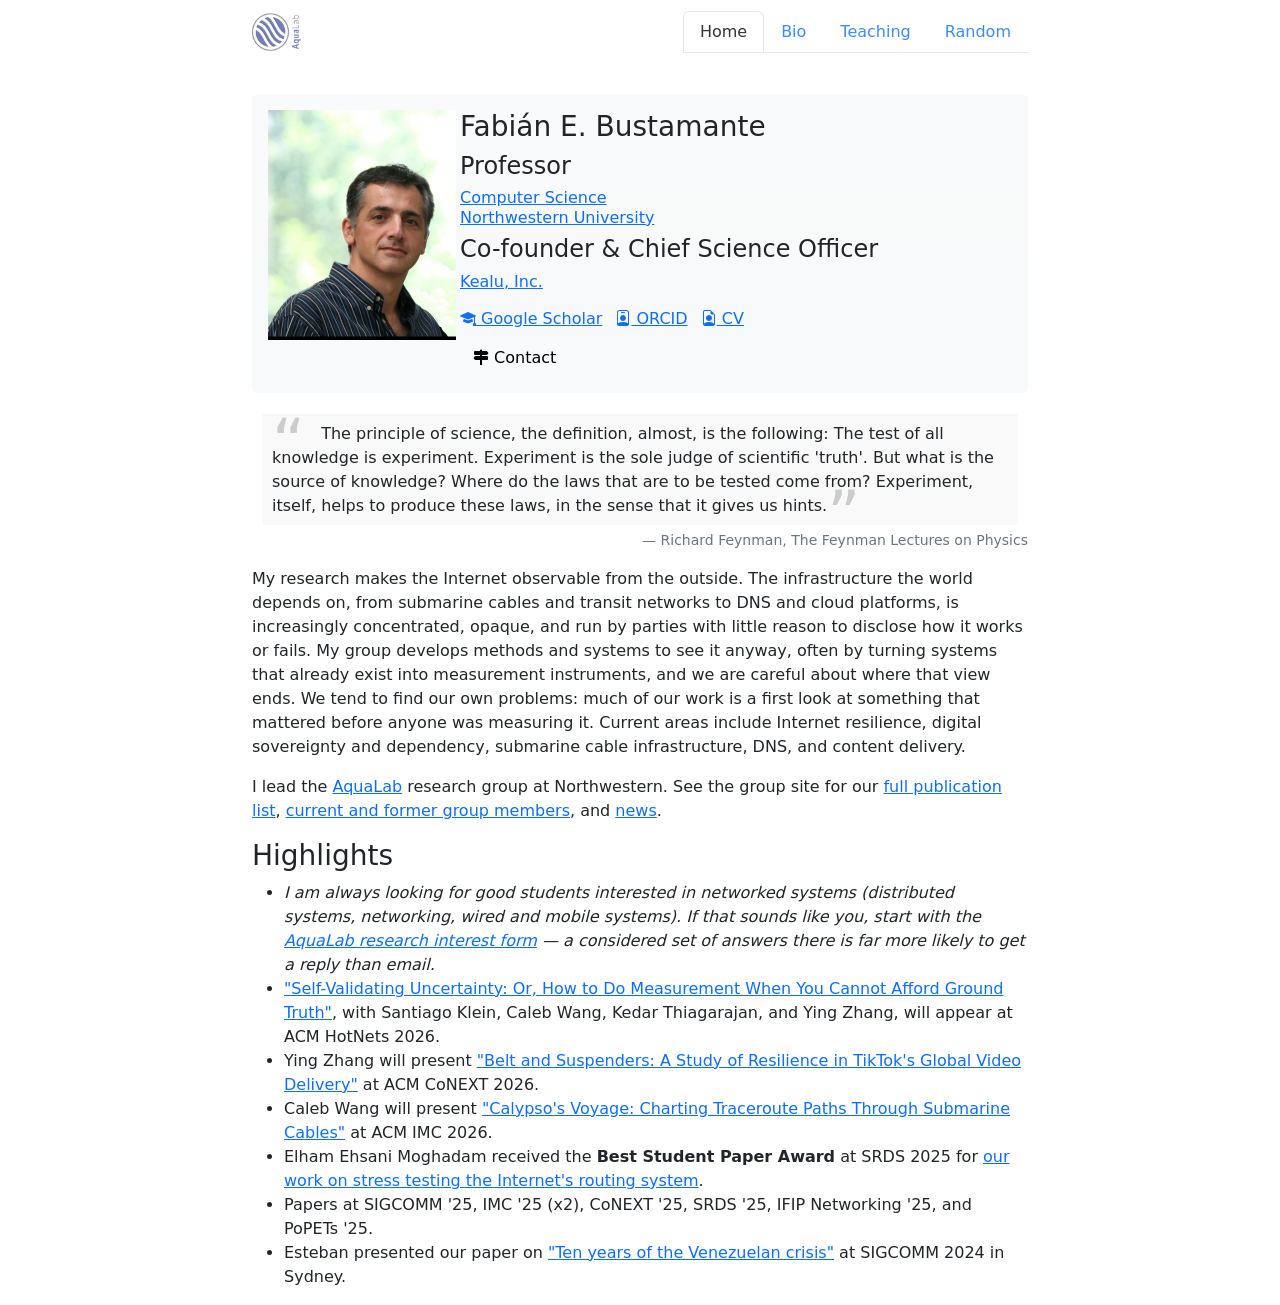
<file: index.html>
<!DOCTYPE html>
<html lang="en">
  <head>
    <meta charset="utf-8">
    <meta name="viewport" content="width=device-width, initial-scale=1">
    <link href="https://cdn.jsdelivr.net/npm/bootstrap@5.2.1/dist/css/bootstrap.min.css" rel="stylesheet">
    <script src="https://cdn.jsdelivr.net/npm/bootstrap@5.2.1/dist/js/bootstrap.bundle.min.js"></script>
    <link rel="stylesheet" href="https://cdn.jsdelivr.net/npm/bootstrap-icons@1.5.0/font/bootstrap-icons.css">
    <link href="css/custom.css" rel="stylesheet">
    <link rel="icon" href="images/AquaLab.ico">
    <title>Fabi&aacute;n E. Bustamante (networking and distributed systems)</title>

    <meta name="description" content="Fabián E. Bustamante is a Professor of Computer Science at Northwestern University whose group makes the Internet observable from the outside — revealing the hidden infrastructure and dependencies behind global connectivity, from submarine cables to DNS, CDNs, and cloud platforms.">
    <link rel="canonical" href="https://fabianeb.github.io/">

    <meta property="og:type" content="profile">
    <meta property="og:site_name" content="Fabián E. Bustamante">
    <meta property="og:title" content="Fabián E. Bustamante">
    <meta property="og:description" content="Professor of Computer Science at Northwestern University. Research on Internet resilience, digital sovereignty, submarine cables, DNS privacy, and content delivery.">
    <meta property="og:url" content="https://fabianeb.github.io/">
    <meta property="og:image" content="https://fabianeb.github.io/FBustamante.jpg">
    <meta property="og:image:alt" content="Fabián E. Bustamante">
    <meta name="twitter:card" content="summary">
</head>

<body>

<nav class="navbar navbar-expand fixed-top navbar-light" role="navigation">
  <div class="container">

    <a class="navbar-brand me-2 flex-shrink-0" href="https://aqualab.cs.northwestern.edu" title="AquaLab">
      <img src="AquaLab6.png"
	   alt="AquaLab" style="width:50px;" class="rounded"></a>

    <div class="nav nav-tabs flex-nowrap overflow-auto" role="tablist" aria-label="Sections">
      <a class="nav-link active" id="tab-home" href="#home" data-bs-toggle="tab" role="tab" aria-controls="home">Home</a>
      <a class="nav-link" id="tab-bio" href="#bio" data-bs-toggle="tab" role="tab" aria-controls="bio">Bio</a>
      <a class="nav-link" id="tab-teaching" href="#teaching" data-bs-toggle="tab" role="tab" aria-controls="teaching">Teaching</a>
      <a class="nav-link" id="tab-random" href="#random" data-bs-toggle="tab" role="tab" aria-controls="random">Random</a>
    </div>
  </div>
</nav>

 <div class="container">
  <div class="mt-4 p-3 bg-light bg-gradient rounded">

    <div class="row">
      <div class="col-sm-3">
        <img src="FBustamante.jpg" alt="Fabian E. Bustamante"
             width="188" height="230">
      </div>

      <div class="col-sm-7">
        <h1 class="h3">Fabi&aacute;n E. Bustamante</h1>

	<h2 class="h4">Professor</h2>
        <p class="h6"><a href="https://www.mccormick.northwestern.edu/eecs/computer-science/">Computer Science</a><br>
	  <a href="https://www.northwestern.edu">Northwestern University</a></p>

	<h2 class="h4">Co-founder &amp; Chief Science Officer</h2>
        <p class="h6"><a href="https://kealu.com">Kealu, Inc.</a></p>

        <div class="mt-3">
          <a href="https://scholar.google.com/citations?user=vg76M1oAAAAJ&hl=en" class="me-2" title="Google Scholar"><span class="bi bi-mortarboard-fill"></span> Google Scholar</a>
          <a href="https://orcid.org/0000-0002-7659-1527" class="me-2" title="ORCID"><span class="bi bi-person-badge"></span> ORCID</a>
          <a href="vita/vita.pdf" class="me-2" title="CV"><span class="bi bi-file-earmark-person"></span> CV</a>
        </div>

        <a class="btn btn-light mt-2" data-bs-toggle="collapse" href="#contact-info" role="button"
           aria-expanded="false" aria-controls="contact-info"><span class="bi bi-signpost-2-fill"></span> Contact</a>
        <div class="collapse" id="contact-info">
          <address>
            <div class="row">
              <div class="col-sm-3">
                <a href="#" onclick="this.href='mailto:' + 'fabianb' + '@' + 'cs.northwestern.edu';"><span class="bi bi-envelope"></span> fabianb@...</a>
              </div>

              <div class="col-sm-6">
                <span class="bi bi-building"></span> S. Mudd, 3509<br>
                2233 Tech Drive, 3rd Floor<br> Evanston, IL USA 60208
              </div>
              <div class="col-sm-3">
                <span class="bi bi-telephone"></span> 1.847.491-2745
              </div>

	    </div>
          </address>
	</div>

      </div>
    </div>
  </div>
 </div>

<!-- Tab panes -->
<div class="container">
  <div class="tab-content">
    <div role="tabpanel" class="tab-pane active" id="home" aria-labelledby="tab-home">

      <figure>
	<blockquote class="literary-quote">
	  <p>The principle of science, the definition, almost, is the following: The test of all knowledge is experiment.
      Experiment is the sole judge of scientific 'truth'. But what is the source of knowledge? Where do the laws that are to
      be tested come from? Experiment, itself, helps to produce these laws, in the sense that it gives us hints.</p>
	</blockquote>
        <figcaption class="blockquote-footer text-end">Richard Feynman, The Feynman Lectures on Physics</figcaption>
      </figure>

      <p>My research makes the Internet observable from the outside. The infrastructure the world depends on, from submarine cables and transit networks to DNS and cloud platforms, is increasingly concentrated, opaque, and run by parties with little reason to disclose how it works or fails. My group develops methods and systems to see it anyway, often by turning systems that already exist into measurement instruments, and we are careful about where that view ends. We tend to find our own problems: much of our work is a first look at something that mattered before anyone was measuring it. Current areas include Internet resilience, digital sovereignty and dependency, submarine cable infrastructure, DNS, and content delivery.</p>

      <p>I lead the <a href="https://aqualab.cs.northwestern.edu">AquaLab</a> research group at Northwestern. See the group site for our <a href="https://aqualab.cs.northwestern.edu/publication/">full publication list</a>, <a href="https://aqualab.cs.northwestern.edu/people/">current and former group members</a>, and <a href="https://aqualab.cs.northwestern.edu/post/">news</a>.</p>


      <h3>Highlights</h3>

      <ul>
        <li><i>I am always looking for good students interested in networked systems (distributed
            systems, networking, wired and mobile systems). If that sounds like you, start with the
            <a href="https://forms.gle/s4dESRHyi62nNWqK7">AquaLab research interest form</a> &mdash;
            a considered set of answers there is far more likely to get a reply than email.</i></li>

        <li><a href="https://aqualab.cs.northwestern.edu/publication/2026/fbustamante-hotnets26/">"Self-Validating Uncertainty: Or, How to Do Measurement When You Cannot Afford Ground Truth"</a>, with Santiago Klein, Caleb Wang, Kedar Thiagarajan, and Ying Zhang, will appear at ACM HotNets 2026.</li>

        <li>Ying Zhang will present <a href="https://aqualab.cs.northwestern.edu/publication/2026/yzhang-conext26/">"Belt and Suspenders: A Study of Resilience in TikTok's Global Video Delivery"</a> at ACM CoNEXT 2026.</li>

        <li>Caleb Wang will present <a href="https://aqualab.cs.northwestern.edu/publication/2026/cwang-imc26/">"Calypso's Voyage: Charting Traceroute Paths Through Submarine Cables"</a> at ACM IMC 2026.</li>

        <li>Elham Ehsani Moghadam received the <b>Best Student Paper Award</b> at SRDS 2025 for <a href="https://aqualab.cs.northwestern.edu/publication/2025/emoghadam-srds25/">our work on stress testing the Internet's routing system</a>.</li>

        <li>Papers at SIGCOMM '25, IMC '25 (x2), CoNEXT '25, SRDS '25, IFIP Networking '25, and PoPETs '25.</li>

        <li>Esteban presented our paper on <a href="https://aqualab.cs.northwestern.edu/publication/2024/ecarisimo-sigcomm24/">"Ten years of the Venezuelan crisis"</a> at SIGCOMM 2024 in Sydney.</li>
      </ul>

    </div>

    <!-- Bio -->
    <div class="tab-content">
      <div role="tabpanel" class="tab-pane" id="bio" aria-labelledby="tab-bio">

        <p>Fabi&aacute;n E. Bustamante is a Professor of Computer Science at <a href="https://www.northwestern.edu">Northwestern University</a> and Co-founder and Chief Science Officer at <a href="https://kealu.com">Kealu, Inc.</a> Previously, he was Director of Research at <a href="https://phenixrts.com">Phenix Real Time Solutions</a> (2016&ndash;2024), a Chicago-based startup specializing in real-time video streaming at scale.</p>

        <p>He earned his M.Sc. and Ph.D. in Computer Science from the <a href="https://www.gatech.edu">Georgia Institute of Technology</a>. Prior to that, he studied and taught at <a href="https://www.unp.edu.ar/">Universidad Nacional de La Patagonia San Juan Bosco</a> (Argentina), where he earned both a 3-year and 5-year degree in computer science.</p>

        <p>His research makes the Internet's hidden infrastructure observable from the outside, often by turning existing systems into measurement instruments; his group's open-source systems have been used by over 1.5 million people. Fabi&aacute;n is a senior member of ACM and IEEE, and a recipient of the NSF CAREER Award, multiple Google Faculty Research Awards, and the Science Foundation of Ireland's E.T.S. Walton Visitor Award.</p>

      </div>
    </div>

    <!-- Teaching -->
    <div class="tab-content">
      <div role="tabpanel" class="tab-pane" id="teaching" aria-labelledby="tab-teaching">
        <h3>Teaching</h3>

        <dl>

            <dt>Fall 2026: CS 440 Advanced Networking <a href="https://aqualab.cs.northwestern.edu/course/cs440-f26/"><span class="bi bi-box-arrow-up-right"></span></a></dt>
            <dd>A seminar on the evolving design of the Internet and the forces behind it, through active discussions
              and investigative projects on state-of-the-art networking research.</dd>

            <dt>Winter 2027: CS 445 Internet-scale Experimentation <a href="https://aqualab.cs.northwestern.edu/course/cs445-w27/"><span class="bi bi-box-arrow-up-right"></span></a></dt>
            <dd>A seminar exploring the challenges with measurement and evaluation of large Internet-scale systems.</dd>

            <dt>Spring 2027: CS 345 Distributed and Networked Systems <a href="https://aqualab.cs.northwestern.edu/course/cs345-s26/" title="Previous offering (Spring 2026)"><span class="bi bi-box-arrow-up-right"></span></a></dt>
            <dd>An introduction to distributed systems, reviewing both seminal and recent work in the field.</dd>
        </dl>

        <p><a href="./teaching.html">Previous Courses</a></p>

      </div>
    </div>

    <!-- Random -->
    <div class="tab-content">
            <div role="tabpanel" class="tab-pane" id="random" aria-labelledby="tab-random">

                <h3>Random Bits</h3>

                <ul>
                    <li>I'm originally from <a
                            href="personal.html">Patagonia,
                        Argentina ...</a></li>

                    <li>Jeanine and I run long distance (ultras, marathons, half-marathons, and 10k). I have been running one marathon/ultra per year, with a few exceptions (one injury, pandemic) since 2000.
                      I have trained using the advanced plan from <a
                                href="https://hansonscoachingservices.com/hansons-marathon-method-the-book/">Hansons Brothers</a>, which I highly recommend. For years I used a program that closely
                        follows Pfitzinger and Douglas in <a
                                href="https://www.amazon.com/exec/obidos/tg/detail/-/0736034315/103-8294994-2786204?v=glance">Advanced
                            marathoning</a> and one season I tried the <a href="https://www.furman.edu/first/">Furman's
                            FIRST</a> three-days+cross marathon plan, but had to go back to the old approach -- long
                        quality miles. I am still looking for a good plan for ultras ...
                    </li>

                    <li><a
                            href="images/LucaPensativo.jpg">Luca</a>
                        waiting for the ferry in <a
                                href="https://www.aranislands.ie">Inis Meain (Aran Islands,
                            Ireland)</a>.
                    </li>

                    <li>Pretty little thing <a
                            href="images/SofiaPaz.jpg">Sofia, 1-month old,
                        somewhere in Portugal</a></li>

                    <li><a href="https://en.wikipedia.org/wiki/Astor_Piazzolla">Astor Piazzolla</a> -
                        my favorite musician and one of his best-ever compositions, <a
                                href="https://www.youtube.com/watch?v=VTPec8z5vdY">Adios
                            Nonino</a>.
                    </li>

                    <li>I played Lock/2nd Row for <a
                            href="https://www.instagram.com/chenquerc/?hl=en">
                        Chenque Rugby Club</a> up to 1993. Many good
                        friends and family still play for the club or for the veteran
                        rugby team <a href="https://www.instagram.com/alacranes_cr/">Los Alacranes</a>.
                    </li>

                    <li><a href="https://www.uar.com.ar"><img src="images/UAR.png"
                                                             alt="Uni&oacute;n Argentina de Rugby"
                                                             class="align-middle me-1" height="40">Los Pumas'
                        passion</a></li>

                    <li><a href="academicTree.html">Academically
                        (genealogy) ... </a></li>

                </ul>

                <p class="text-center">
                    <a href="borgesyyo.html">Borges y Yo</a> | <a href="borgesandi.html">Borges and I</a>
                </p>

            </div>
    </div>
  </div>
</div>

<script>
  // Make the tabs linkable: open the tab named in the URL hash, and keep the
  // hash in step as tabs are clicked so the address bar can always be copied.
  (function () {
    function tabFor(hash) {
      if (!hash || !/^#[\w-]+$/.test(hash)) return null;
      return document.querySelector('.nav-link[data-bs-toggle="tab"][href="' + hash + '"]');
    }

    function show(hash) {
      var trigger = tabFor(hash);
      if (trigger) bootstrap.Tab.getOrCreateInstance(trigger).show();
    }

    show(window.location.hash);
    window.addEventListener('hashchange', function () { show(window.location.hash); });

    document.querySelectorAll('[data-bs-toggle="tab"]').forEach(function (el) {
      el.addEventListener('shown.bs.tab', function (e) {
        // replaceState throws on file:// URLs, where the hash is cosmetic anyway.
        try { history.replaceState(null, '', e.target.getAttribute('href')); } catch (err) {}
      });
    });
  })();
</script>
</body>

</html>
</file>
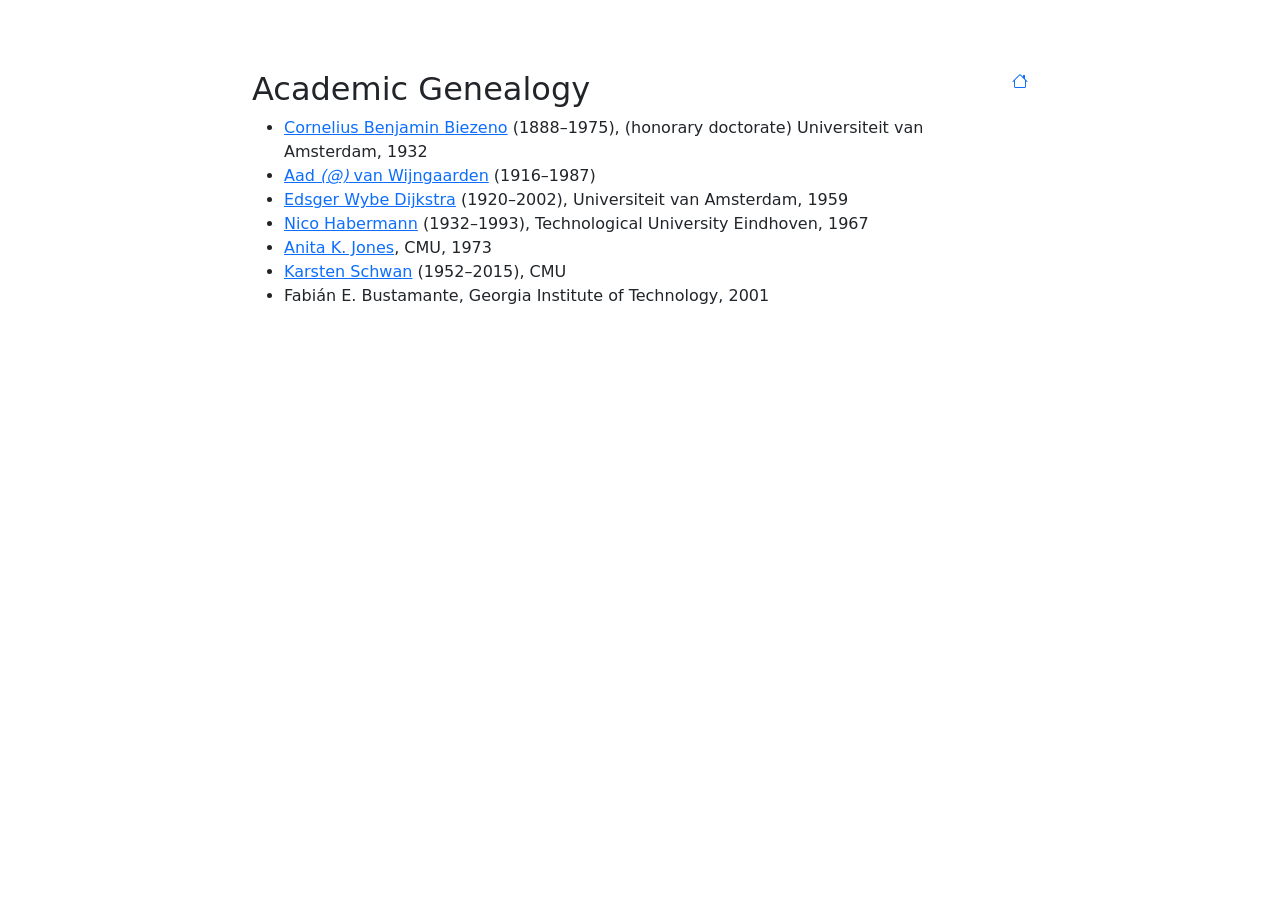
<file: academicTree.html>
<!DOCTYPE html>
<html lang="en">
  <head>
        <meta charset="utf-8">
    <meta name="viewport" content="width=device-width, initial-scale=1">
    <!-- Latest compiled and minified CSS -->
    <link href="https://cdn.jsdelivr.net/npm/bootstrap@5.2.1/dist/css/bootstrap.min.css" rel="stylesheet">

    <!-- Latest compiled JavaScript -->
    <script src="https://cdn.jsdelivr.net/npm/bootstrap@5.2.1/dist/js/bootstrap.bundle.min.js"></script>
    <!-- Bootstrap Font Icon CSS -->
    <link rel="stylesheet" href="https://cdn.jsdelivr.net/npm/bootstrap-icons@1.5.0/font/bootstrap-icons.css">
    <link href="css/custom.css" rel="stylesheet">
    <link rel="icon" href="images/AquaLab.ico">

  <title>Fabi&aacute;n E. Bustamante's Academic Genealogy</title>

  <meta name="description" content="The academic genealogy of Fabián E. Bustamante, from Biezeno and van Wijngaarden through Dijkstra, Habermann, Jones, and Schwan.">
</head>

<body>
<!-- Primary Page Layout -->
<div class="container">
  <div class="row">
    <div class="col-sm-11">
    <h2>Academic Genealogy</h2>
    
      
    <ul>
      <li><a href="http://www.inghist.nl/Onderzoek/Projecten/BWN/lemmata/Index/bwn5/bwn5/biezeno">Cornelius
        Benjamin Biezeno</a> (1888&ndash;1975), (honorary doctorate) Universiteit van Amsterdam, 1932</li>

      <li><a href="https://en.wikipedia.org/wiki/Adriaan_van_Wijngaarden">Aad <i>(@)</i> van Wijngaarden</a>
        (1916&ndash;1987)</li>

      <li><a href="https://www.cs.utexas.edu/users/EWD/">Edsger Wybe Dijkstra</a> (1920&ndash;2002),
        Universiteit van Amsterdam, 1959</li>

      <li><a href="https://en.wikipedia.org/wiki/A._Nico_Habermann">Nico Habermann</a> (1932&ndash;1993),
        Technological University Eindhoven, 1967</li>

      <li><a href="https://en.wikipedia.org/wiki/Anita_Jones">Anita K. Jones</a>, CMU, 1973</li>

      <li><a href="https://en.wikipedia.org/wiki/Karsten_Schwan">Karsten Schwan</a> (1952&ndash;2015), CMU</li>

      <li>Fabi&aacute;n E. Bustamante, Georgia Institute of Technology, 2001</li>
    </ul>

    </div>
    <div class="col-sm-1">
      <p class="text-end"><a href="./index.html#random" title="Home"><span class="bi bi-house"></span></a></p>
    </div>

  </div>
</div>


</body>
</html>
</file>
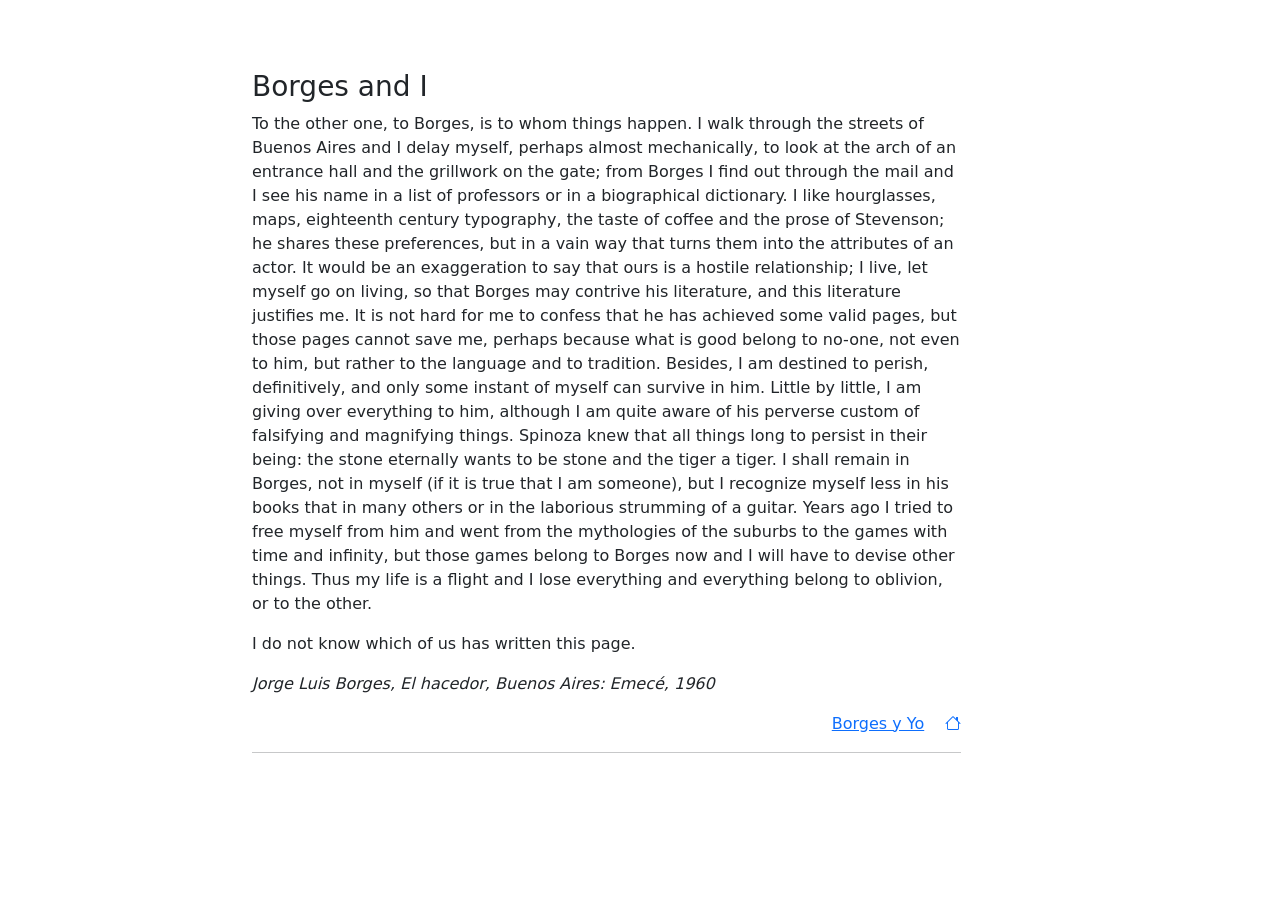
<file: borgesandi.html>
<!DOCTYPE html>
<html lang="en">
<head>
  <meta charset="utf-8">
    <meta name="viewport" content="width=device-width, initial-scale=1">
    <!-- Latest compiled and minified CSS -->
    <link href="https://cdn.jsdelivr.net/npm/bootstrap@5.2.1/dist/css/bootstrap.min.css" rel="stylesheet">

    <!-- Latest compiled JavaScript -->
    <script src="https://cdn.jsdelivr.net/npm/bootstrap@5.2.1/dist/js/bootstrap.bundle.min.js"></script>
    <!-- Bootstrap Font Icon CSS -->
    <link rel="stylesheet" href="https://cdn.jsdelivr.net/npm/bootstrap-icons@1.5.0/font/bootstrap-icons.css">
    <link href="css/custom.css" rel="stylesheet">
    <link rel="icon" href="images/AquaLab.ico">
    
    <title>Borges and I</title>
    
    <meta name="description" content="'Borges and I', by Jorge Luis Borges (El hacedor, 1960), in English translation.">
</head>

<body>
<!-- Primary Page Layout -->
<div class="container">
  <div class="row">
    <div class="col-sm-11">
      
    <h3>Borges and I</h3>

    <p>To the other one, to Borges, is to whom things happen. I walk
        through the streets of Buenos Aires and I delay myself, perhaps
        almost mechanically, to look at the arch of an entrance hall and
        the grillwork on the gate; from Borges I find out through the mail
        and I see his name in a list of professors or in a biographical
        dictionary. I like hourglasses, maps, eighteenth century
        typography, the taste of coffee and the prose of Stevenson; he
        shares these preferences, but in a vain way that turns them into
        the attributes of an actor. It would be an exaggeration to say
        that ours is a hostile relationship; I live, let myself go on
        living, so that Borges may contrive his literature, and this
        literature justifies me. It is not hard for me to confess that he
        has achieved some valid pages, but those pages cannot save me,
        perhaps because what is good belong to no-one, not even to him,
        but rather to the language and to tradition. Besides, I am
        destined to perish, definitively, and only some instant of myself
        can survive in him. Little by little, I am giving over everything
        to him, although I am quite aware of his perverse custom of
        falsifying and magnifying things. Spinoza knew that all things
        long to persist in their being: the stone eternally wants to be
        stone and the tiger a tiger. I shall remain in Borges, not in
        myself (if it is true that I am someone), but I recognize myself
        less in his books that in many others or in the laborious strumming
        of a guitar. Years ago I tried to free myself from him and went
        from the mythologies of the suburbs to the games with time and
        infinity, but those games belong to Borges now and I will have to
        devise other things. Thus my life is a flight and I lose
        everything and everything belong to oblivion, or to the other. </p>

    <p>I do not know which of us has written this page.</p>

    <p><cite>Jorge Luis Borges, El hacedor, Buenos Aires:
        Emec&eacute;, 1960</cite></p>
    <p class="text-end"><a href="borgesyyo.html">Borges y Yo</a>
      <a href="./index.html#random" class="ms-3" title="Home"><span class="bi bi-house"></span></a></p>

    <hr>

    </div>
  </div>
</div>

</body>

</html>
</file>
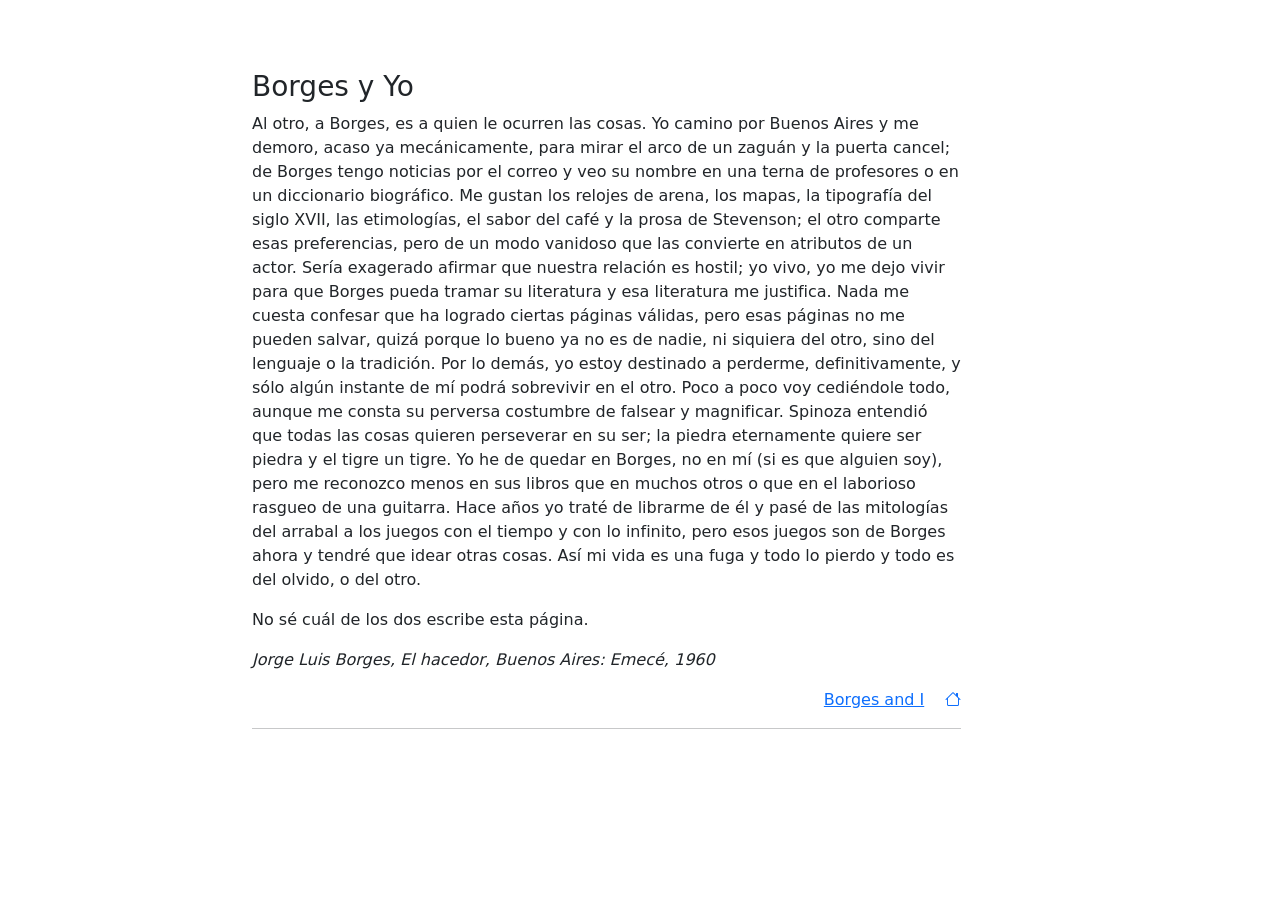
<file: borgesyyo.html>
<!DOCTYPE html>
<html lang="es">
<head>
  <meta charset="utf-8">
    <meta name="viewport" content="width=device-width, initial-scale=1">
    <!-- Latest compiled and minified CSS -->
    <link href="https://cdn.jsdelivr.net/npm/bootstrap@5.2.1/dist/css/bootstrap.min.css" rel="stylesheet">

    <!-- Latest compiled JavaScript -->
    <script src="https://cdn.jsdelivr.net/npm/bootstrap@5.2.1/dist/js/bootstrap.bundle.min.js"></script>
    <!-- Bootstrap Font Icon CSS -->
    <link rel="stylesheet" href="https://cdn.jsdelivr.net/npm/bootstrap-icons@1.5.0/font/bootstrap-icons.css">
    <link href="css/custom.css" rel="stylesheet">
    <link rel="icon" href="images/AquaLab.ico">
    
    <title>Borges y Yo</title>
    
    <meta name="description" content="«Borges y yo», de Jorge Luis Borges (El hacedor, 1960).">
</head>

<body>
<!-- Primary Page Layout -->
<div class="container">
  <div class="row">
    <div class="col-sm-11">

      
      <h3>Borges y Yo</h3>
      
      <p>Al otro, a Borges, es a quien le ocurren las cosas. Yo camino
        por Buenos Aires y me demoro, acaso ya mec&aacute;nicamente, para
        mirar el arco de un zagu&aacute;n y la puerta cancel; de Borges
        tengo noticias por el correo y veo su nombre en una terna de
        profesores o en un diccionario biogr&aacute;fico. Me gustan los
        relojes de arena, los mapas, la tipograf&iacute;a del siglo XVII,
        las etimolog&iacute;as, el sabor del caf&eacute; y la prosa de
        Stevenson; el otro comparte esas preferencias, pero de un modo
        vanidoso que las convierte en atributos de un actor. Ser&iacute;a
        exagerado afirmar que nuestra relaci&oacute;n es hostil; yo vivo,
        yo me dejo vivir para que Borges pueda tramar su literatura y esa
        literatura me justifica. Nada me cuesta confesar que ha logrado
        ciertas p&aacute;ginas v&aacute;lidas, pero esas p&aacute;ginas no
        me pueden salvar, quiz&aacute; porque lo bueno ya no es de nadie,
        ni siquiera del otro, sino del lenguaje o la tradici&oacute;n. Por
        lo dem&aacute;s, yo estoy destinado a perderme, definitivamente, y
        s&oacute;lo alg&uacute;n instante de m&iacute; podr&aacute;
        sobrevivir en el otro. Poco a poco voy cedi&eacute;ndole todo,
        aunque me consta su perversa costumbre de falsear y
        magnificar. Spinoza entendi&oacute; que todas las cosas quieren
        perseverar en su ser; la piedra eternamente quiere ser piedra y el
        tigre un tigre. Yo he de quedar en Borges, no en m&iacute; (si es
        que alguien soy), pero me reconozco menos en sus libros que en
        muchos otros o que en el laborioso rasgueo de una guitarra. Hace
        a&ntilde;os yo trat&eacute; de librarme de &eacute;l y pas&eacute;
        de las mitolog&iacute;as del arrabal a los juegos con el tiempo y
        con lo infinito, pero esos juegos son de Borges ahora y
        tendr&eacute; que idear otras cosas. As&iacute; mi vida es una
        fuga y todo lo pierdo y todo es del olvido, o del otro. </p>

      <p>No s&eacute; cu&aacute;l de los dos escribe esta p&aacute;gina.</p>

      <p><cite>Jorge Luis Borges, El hacedor, Buenos Aires:
        Emec&eacute;, 1960</cite></p>
    <p class="text-end"><a href="borgesandi.html">Borges and I</a>
      <a href="./index.html#random" class="ms-3" title="Home"><span class="bi bi-house"></span></a></p>

    <hr>
    </div>
  </div>
</div>

</body>

</html>
</file>
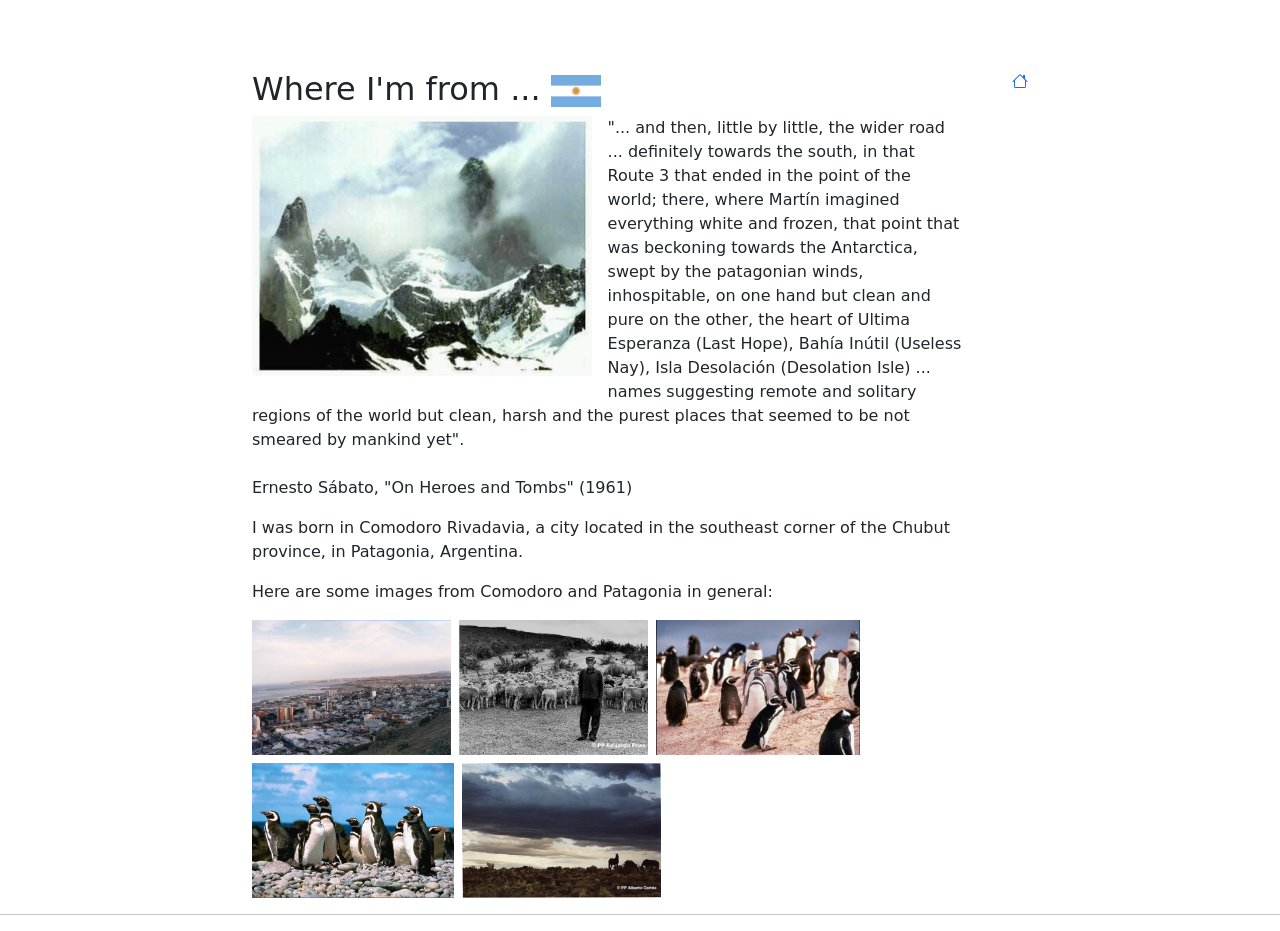
<file: personal.html>
<!DOCTYPE html>
<html lang="en">
<head>
    <!-- Basic Page Needs -->
    <meta charset="utf-8">
    <meta name="viewport" content="width=device-width, initial-scale=1">
    <link href="https://cdn.jsdelivr.net/npm/bootstrap@5.2.1/dist/css/bootstrap.min.css" rel="stylesheet">
    <script src="https://cdn.jsdelivr.net/npm/bootstrap@5.2.1/dist/js/bootstrap.bundle.min.js"></script>
    <link rel="stylesheet" href="https://cdn.jsdelivr.net/npm/bootstrap-icons@1.5.0/font/bootstrap-icons.css">
    <link href="css/custom.css" rel="stylesheet">

    <link rel="icon" href="images/AquaLab.ico">

    <title>Desde Patagonia -- Fabi&aacute;n E. Bustamante</title>

    <meta name="description" content="Where Fabián E. Bustamante is from — Comodoro Rivadavia, in the Chubut province of Patagonia, Argentina — with photographs of the region.">
</head>

<body>
  <div class="container">
      <div class="row">
          <div class="col-sm-11">
     <h2>Where I'm from ... <img src="images/BArgentina.png" alt="Flag of Argentina" width="50"></h2>

      <p><img src="images/fitzroy.jpg" alt="Mount Fitz Roy, Patagonia" height="260" class="float-start me-3 mb-2">"... and
      then, little by little, the wider road ... definitely towards the
      south, in that Route 3 that ended in the point of the world;
      there, where Mart&iacute;n imagined everything white and frozen,
      that point that was beckoning towards the Antarctica, swept by
      the patagonian winds, inhospitable, on one hand but clean and
      pure on the other, the heart of Ultima Esperanza (Last Hope),
      Bah&iacute;a In&uacute;til (Useless Nay), Isla Desolaci&oacute;n
      (Desolation Isle) ... names suggesting remote and solitary
      regions of the world but clean, harsh and the purest places that
      seemed to be not smeared by mankind yet".<br><br> Ernesto
      S&aacute;bato, "On Heroes and Tombs" (1961)</p>

      <div class="clearfix"></div>

      <p>I was born in Comodoro Rivadavia, a city located in the
      southeast corner of the Chubut province, in Patagonia,
      Argentina.</p>

      <p>Here are some images from Comodoro and Patagonia in
      general:</p>

      <div class="d-flex flex-wrap gap-2">
        <a href="images/cr1.jpg"><img src="images/cr1.jpg"
             alt="Comodoro Rivadavia" height="135"></a>
        <a href="images/donjosemajada.jpg"><img src="images/donjosemajada.jpg"
             alt="A flock of sheep in Patagonia" height="135"></a>
        <a href="images/magellanics-gentoos.jpg"><img src="images/magellanics-gentoos.jpg"
             alt="Magellanic and gentoo penguins" height="135"></a>
        <a href="images/magellanics-colony3.jpg"><img src="images/magellanics-colony3.jpg"
             alt="A colony of Magellanic penguins" height="135"></a>
        <a href="images/atardecesomuncura2.jpg"><img src="images/atardecesomuncura2.jpg"
             alt="Sunset over the Somuncura plateau" height="135"></a>
      </div>
          </div>
          <div class="col-sm-1">
              <p class="text-end"><a href="./index.html#random" title="Home"><span class="bi bi-house"></span></a></p>
          </div>
      </div>
  </div>

    
    <hr>

  </body>
</html>
</file>
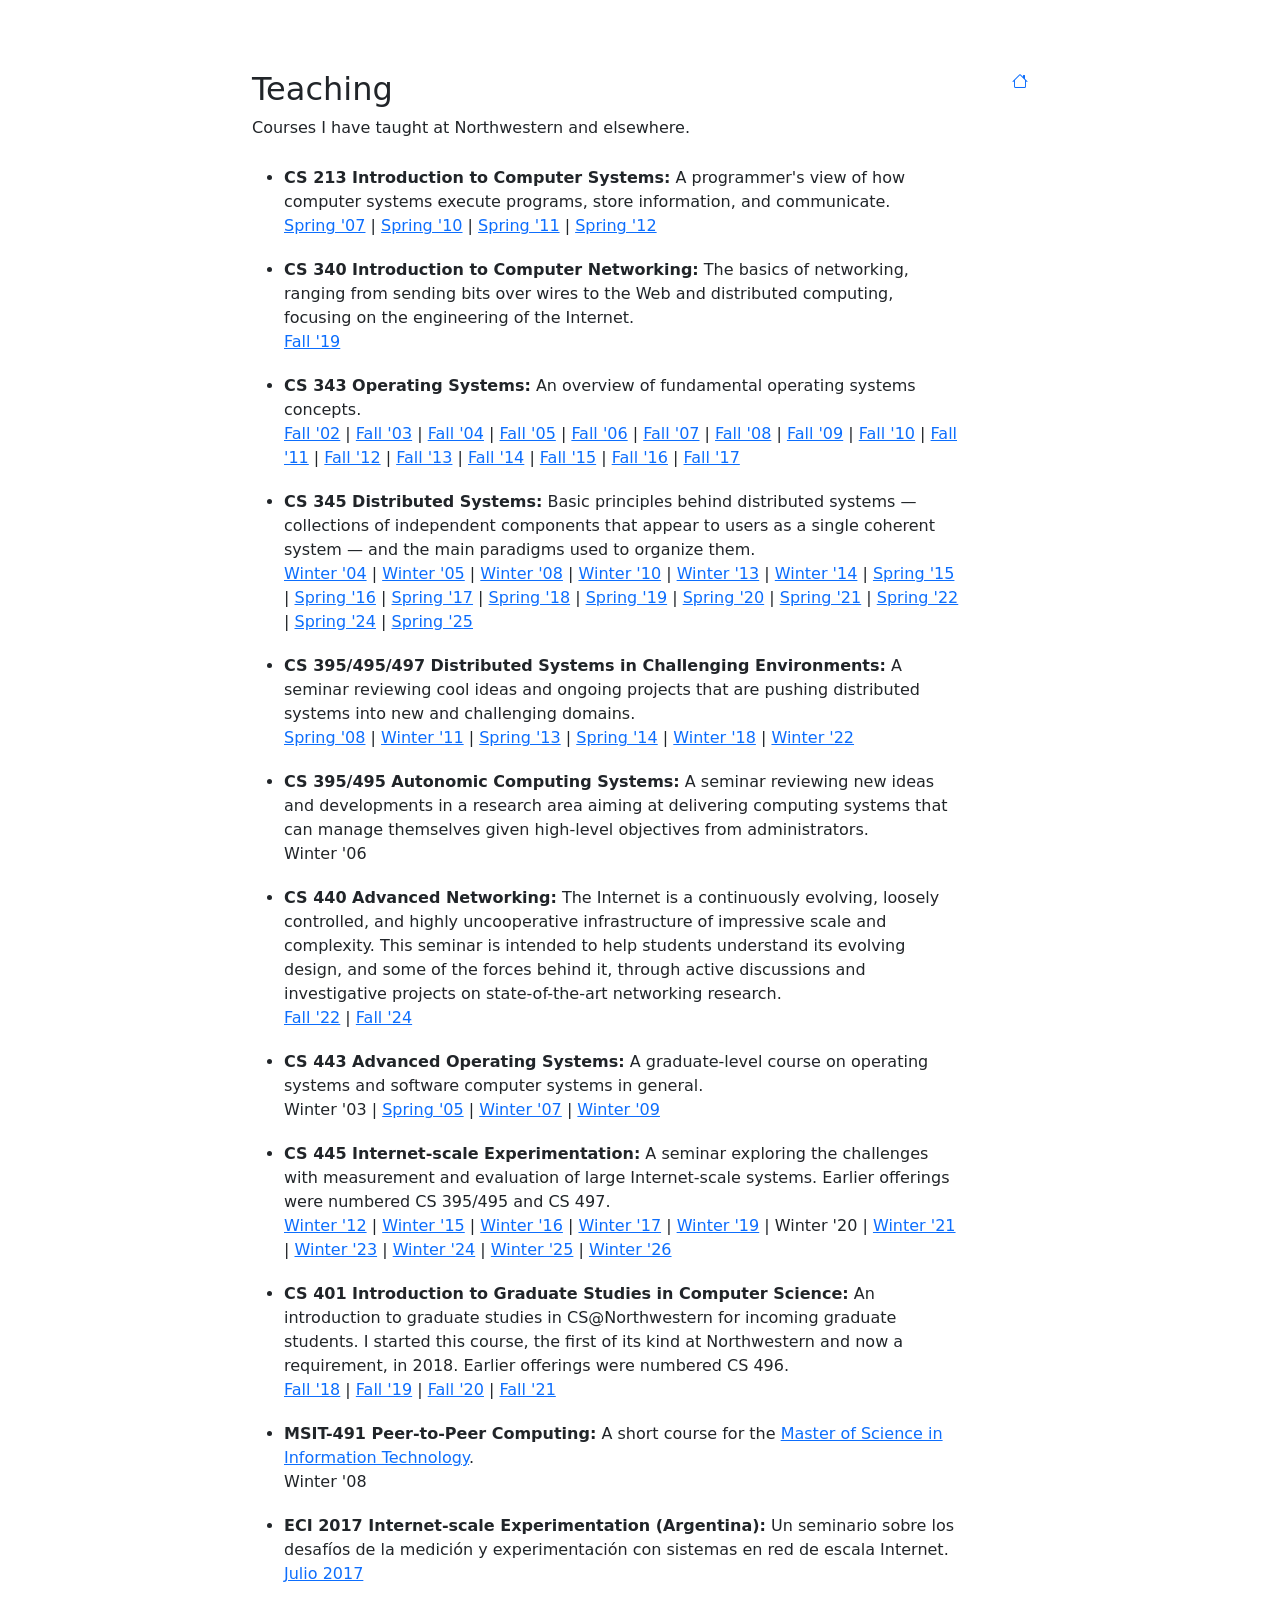
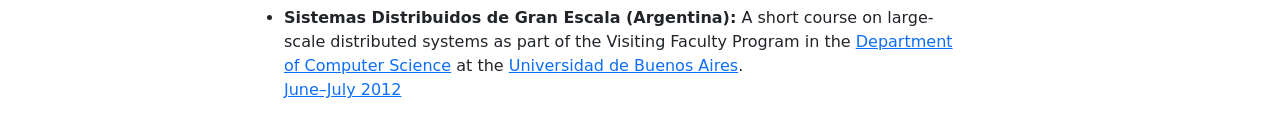
<file: teaching.html>
<!DOCTYPE html>
<html lang="en">
<head>
  <meta charset="utf-8">
  <meta name="viewport" content="width=device-width, initial-scale=1">
  <link href="https://cdn.jsdelivr.net/npm/bootstrap@5.2.1/dist/css/bootstrap.min.css" rel="stylesheet">
  <script src="https://cdn.jsdelivr.net/npm/bootstrap@5.2.1/dist/js/bootstrap.bundle.min.js"></script>
  <link rel="stylesheet" href="https://cdn.jsdelivr.net/npm/bootstrap-icons@1.5.0/font/bootstrap-icons.css">
  <link href="css/custom.css" rel="stylesheet">
  <link rel="icon" href="images/AquaLab.ico">

  <title>Fabi&aacute;n E. Bustamante's teaching</title>

  <meta name="description" content="Courses taught by Fabián E. Bustamante at Northwestern University and elsewhere, from operating systems and computer networking to seminars on distributed systems and Internet-scale experimentation.">
</head>

<body>
<div class="container">
  <div class="row">
    <div class="col-sm-11">

      <h2 id="prevteaching">Teaching</h2>

      <p>Courses I have taught at Northwestern and elsewhere.</p>

      <ul>

        <li class="spaced-item"><b>CS 213 Introduction to Computer Systems:</b>
          A programmer's view of how computer systems execute programs, store information, and communicate.<br>
          <a href="http://www.oldaqualab.cs.northwestern.edu/classes/EECS213/eecs-213-s07/">Spring '07</a> |
          <a href="http://www.oldaqualab.cs.northwestern.edu/classes/EECS213/eecs-213-s10/">Spring '10</a> |
          <a href="http://www.oldaqualab.cs.northwestern.edu/classes/EECS213/eecs-213-s11/">Spring '11</a> |
          <a href="http://www.oldaqualab.cs.northwestern.edu/classes/EECS213/eecs-213-s12">Spring '12</a></li>

        <li class="spaced-item"><b>CS 340 Introduction to Computer Networking:</b>
          The basics of networking, ranging from sending bits over wires to the Web and distributed computing,
          focusing on the engineering of the Internet.<br>
          <a href="https://aqualab.cs.northwestern.edu/course/cs340-f19/">Fall '19</a></li>

        <li class="spaced-item"><b>CS 343 Operating Systems:</b>
          An overview of fundamental operating systems concepts.<br>
          <a href="http://www.oldaqualab.cs.northwestern.edu/classes/EECS343/cs-343-f02">Fall '02</a> |
          <a href="http://www.oldaqualab.cs.northwestern.edu/classes/EECS343/cs-343-f03">Fall '03</a> |
          <a href="http://www.oldaqualab.cs.northwestern.edu/classes/EECS343/cs-343-f04">Fall '04</a> |
          <a href="http://www.oldaqualab.cs.northwestern.edu/classes/EECS343/cs-343-f05">Fall '05</a> |
          <a href="http://www.oldaqualab.cs.northwestern.edu/classes/EECS343/cs-343-f06">Fall '06</a> |
          <a href="http://www.oldaqualab.cs.northwestern.edu/classes/EECS343/eecs-343-f07">Fall '07</a> |
          <a href="http://www.oldaqualab.cs.northwestern.edu/classes/EECS343/eecs-343-f08">Fall '08</a> |
          <a href="http://www.oldaqualab.cs.northwestern.edu/classes/EECS343/eecs-343-f09">Fall '09</a> |
          <a href="http://www.oldaqualab.cs.northwestern.edu/classes/EECS343/eecs-343-f10">Fall '10</a> |
          <a href="http://www.oldaqualab.cs.northwestern.edu/classes/EECS343/eecs-343-f11">Fall '11</a> |
          <a href="http://www.oldaqualab.cs.northwestern.edu/classes/EECS343/eecs-343-f12">Fall '12</a> |
          <a href="http://www.oldaqualab.cs.northwestern.edu/classes/EECS343/eecs-343-f13">Fall '13</a> |
          <a href="http://www.oldaqualab.cs.northwestern.edu/classes/EECS343/eecs-343-f14">Fall '14</a> |
          <a href="http://www.oldaqualab.cs.northwestern.edu/classes/EECS343/eecs-343-f15">Fall '15</a> |
          <a href="http://www.oldaqualab.cs.northwestern.edu/class/331-eecs-343-f16">Fall '16</a> |
          <a href="http://www.oldaqualab.cs.northwestern.edu/class/350-eecs-343-f17">Fall '17</a></li>

        <li class="spaced-item"><b>CS 345 Distributed Systems:</b>
          Basic principles behind distributed systems &mdash; collections of independent components that appear to
          users as a single coherent system &mdash; and the main paradigms used to organize them.<br>
          <a href="http://www.oldaqualab.cs.northwestern.edu/classes/EECS345/cs-495-w04">Winter '04</a> |
          <a href="http://www.oldaqualab.cs.northwestern.edu/classes/EECS345/cs-345-w05">Winter '05</a> |
          <a href="http://www.oldaqualab.cs.northwestern.edu/classes/EECS345/eecs-345-w08">Winter '08</a> |
          <a href="http://www.oldaqualab.cs.northwestern.edu/classes/EECS345/eecs-345-w10">Winter '10</a> |
          <a href="http://www.oldaqualab.cs.northwestern.edu/classes/eecs-345-w13">Winter '13</a> |
          <a href="http://www.oldaqualab.cs.northwestern.edu/classes/eecs-345-w14">Winter '14</a> |
          <a href="http://www.oldaqualab.cs.northwestern.edu/classes/eecs-345-s15">Spring '15</a> |
          <a href="http://www.oldaqualab.cs.northwestern.edu/classes/eecs-345-s16">Spring '16</a> |
          <a href="http://www.oldaqualab.cs.northwestern.edu/class/342-eecs-345-s17">Spring '17</a> |
          <a href="http://www.oldaqualab.cs.northwestern.edu/class/356-eecs-345-s18">Spring '18</a> |
          <a href="http://oldaqualab.cs.northwestern.edu/class/364-eecs-345-s19">Spring '19</a> |
          <a href="https://aqualab.cs.northwestern.edu/course/cs345-s20/">Spring '20</a> |
          <a href="https://aqualab.cs.northwestern.edu/course/cs345-s21/">Spring '21</a> |
          <a href="https://aqualab.cs.northwestern.edu/course/cs345-s22/">Spring '22</a> |
          <a href="https://aqualab.cs.northwestern.edu/course/cs345-s24/">Spring '24</a> |
          <a href="https://aqualab.cs.northwestern.edu/course/cs345-s25/">Spring '25</a></li>

        <li class="spaced-item"><b>CS 395/495/497 Distributed Systems in Challenging Environments:</b>
          A seminar reviewing cool ideas and ongoing projects that are pushing distributed systems into new and
          challenging domains.<br>
          <a href="http://oldaqualab.cs.northwestern.edu/classes/EECS495/eecs-395-s08">Spring '08</a> |
          <a href="http://www.oldaqualab.cs.northwestern.edu/classes/EECS495/eecs-395-w11">Winter '11</a> |
          <a href="http://www.oldaqualab.cs.northwestern.edu/classes/eecs-395-s13">Spring '13</a> |
          <a href="http://www.oldaqualab.cs.northwestern.edu/classes/eecs-395-s14">Spring '14</a> |
          <a href="http://www.oldaqualab.cs.northwestern.edu/class/353-eecs-346-w18">Winter '18</a> |
          <a href="https://aqualab.cs.northwestern.edu/course/cs497-dsce-w22/">Winter '22</a></li>

        <li class="spaced-item"><b>CS 395/495 Autonomic Computing Systems:</b>
          A seminar reviewing new ideas and developments in a research area aiming at delivering computing systems
          that can manage themselves given high-level objectives from administrators.<br>
          Winter '06</li>

        <li class="spaced-item"><b>CS 440 Advanced Networking:</b>
          The Internet is a continuously evolving, loosely controlled, and highly uncooperative infrastructure of
          impressive scale and complexity. This seminar is intended to help students understand its evolving design,
          and some of the forces behind it, through active discussions and investigative projects on state-of-the-art
          networking research.<br>
          <a href="https://aqualab.cs.northwestern.edu/course/cs440-f22/">Fall '22</a> |
          <a href="https://aqualab.cs.northwestern.edu/course/cs440-f24/">Fall '24</a></li>

        <li class="spaced-item"><b>CS 443 Advanced Operating Systems:</b>
          A graduate-level course on operating systems and software computer systems in general.<br>
          Winter '03 |
          <a href="http://www.oldaqualab.cs.northwestern.edu/classes/EECS443/cs-443-s05">Spring '05</a> |
          <a href="http://www.oldaqualab.cs.northwestern.edu/classes/EECS443/cs-443-w07">Winter '07</a> |
          <a href="http://www.oldaqualab.cs.northwestern.edu/classes/EECS443/eecs-443-w09">Winter '09</a></li>

        <li class="spaced-item"><b>CS 445 Internet-scale Experimentation:</b>
          A seminar exploring the challenges with measurement and evaluation of large Internet-scale systems.
          Earlier offerings were numbered CS 395/495 and CS 497.<br>
          <a href="http://www.oldaqualab.cs.northwestern.edu/classes/EECS495/eecs-395-w12">Winter '12</a> |
          <a href="http://www.oldaqualab.cs.northwestern.edu/class/273-eecs-395-w15">Winter '15</a> |
          <a href="http://www.oldaqualab.cs.northwestern.edu/class/307-eecs-395-w16">Winter '16</a> |
          <a href="http://www.oldaqualab.cs.northwestern.edu/class/337-eecs-395-w17">Winter '17</a> |
          <a href="https://aqualab.cs.northwestern.edu/course/cs497-ise-w19/">Winter '19</a> |
          Winter '20 |
          <a href="https://aqualab.cs.northwestern.edu/course/cs497-ise-w21/">Winter '21</a> |
          <a href="https://aqualab.cs.northwestern.edu/course/cs445-w23/">Winter '23</a> |
          <a href="https://aqualab.cs.northwestern.edu/course/cs445-w24/">Winter '24</a> |
          <a href="https://aqualab.cs.northwestern.edu/course/cs445-w25/">Winter '25</a> |
          <a href="https://aqualab.cs.northwestern.edu/course/cs445-w26/">Winter '26</a></li>

        <li class="spaced-item"><b>CS 401 Introduction to Graduate Studies in Computer Science:</b>
          An introduction to graduate studies in CS@Northwestern for incoming graduate students. I started this
          course, the first of its kind at Northwestern and now a requirement, in 2018. Earlier offerings were
          numbered CS 496.<br>
          <a href="https://aqualab.cs.northwestern.edu/course/cs496-f18/">Fall '18</a> |
          <a href="https://aqualab.cs.northwestern.edu/course/cs496-f19/">Fall '19</a> |
          <a href="https://aqualab.cs.northwestern.edu/course/cs496-f20/">Fall '20</a> |
          <a href="https://aqualab.cs.northwestern.edu/course/cs496-f21/">Fall '21</a></li>

        <li class="spaced-item"><b>MSIT-491 Peer-to-Peer Computing:</b>
          A short course for the
          <a href="http://www.infotech.northwestern.edu/">Master of Science in Information Technology</a>.<br>
          Winter '08</li>

        <li class="spaced-item"><b>ECI 2017 Internet-scale Experimentation (Argentina):</b>
          Un seminario sobre los desaf&iacute;os de la medici&oacute;n y experimentaci&oacute;n con sistemas en red
          de escala Internet.<br>
          <a href="https://aqualab.cs.northwestern.edu/course/eci-uba-2017/">Julio 2017</a></li>

        <li class="spaced-item"><b>Sistemas Distribuidos de Gran Escala (Argentina):</b>
          A short course on large-scale distributed systems as part of the Visiting Faculty Program in the
          <a href="http://www.dc.uba.ar/">Department of Computer Science</a> at the
          <a href="http://www.uba.ar/">Universidad de Buenos Aires</a>.<br>
          <a href="https://aqualab.cs.northwestern.edu/course/uba-visiting-2012/">June&ndash;July 2012</a></li>

      </ul>
    </div>
    <div class="col-sm-1">
      <p class="text-end"><a href="./index.html#teaching" title="Home"><span class="bi bi-house"></span></a></p>
    </div>

  </div>
</div>
</body>

</html>
</file>
<file: css/custom.css>
body { padding-top: 70px; }
.navbar {
  background: #ffffff; opacity: 0.8; filter: alpha(opacity=50);
}

.container {
  max-width: 800px; }
.header {
  margin-top: 6rem;
  text-align: left; }
.jumbotron {
  background-color:transparent !important;
}

.literary-quote {
  border:0;
  font-size: 0.9em;
  background: #f9f9f9;
  margin: 1.5em 10px;
  padding: 0.5em 10px;
  quotes: "\201C""\201D""\2018""\2019";
}

.literary-quote p {
  display: inline;
  font-size: medium;
}

.literary-quote p:before {
  color: #ccc;
  content: open-quote;
  font-size: 4em;
  line-height: 0.1em;
  margin-right: 0.25em;
  vertical-align: -0.4em;
}

.literary-quote p:after {
  color: #ccc;
  content: close-quote;
  font-size: 4em;
  line-height: 0.1em;
  margin-right: 0.25em;
  vertical-align: -0.4em;
}

.spaced-item {
  padding: 10px 0px;
}
/* Keep the tab strip on one line and let it scroll on narrow screens rather
   than wrapping, which would push the fixed navbar over the page content. */
.navbar .nav-tabs {
  scrollbar-width: none;
}
.navbar .nav-tabs::-webkit-scrollbar { display: none; }

@media (max-width: 575.98px) {
  .navbar .nav-link { padding-left: .5rem; padding-right: .5rem; }
}

/* Tabs hide three quarters of the page from a printer. On paper there is no
   one to click, so show every panel. */
@media print {
  body { padding-top: 0; }
  .navbar { display: none; }
  .tab-pane { display: block !important; opacity: 1 !important; }
  .collapse { display: block !important; }
  a { text-decoration: none; }
}
</file>
